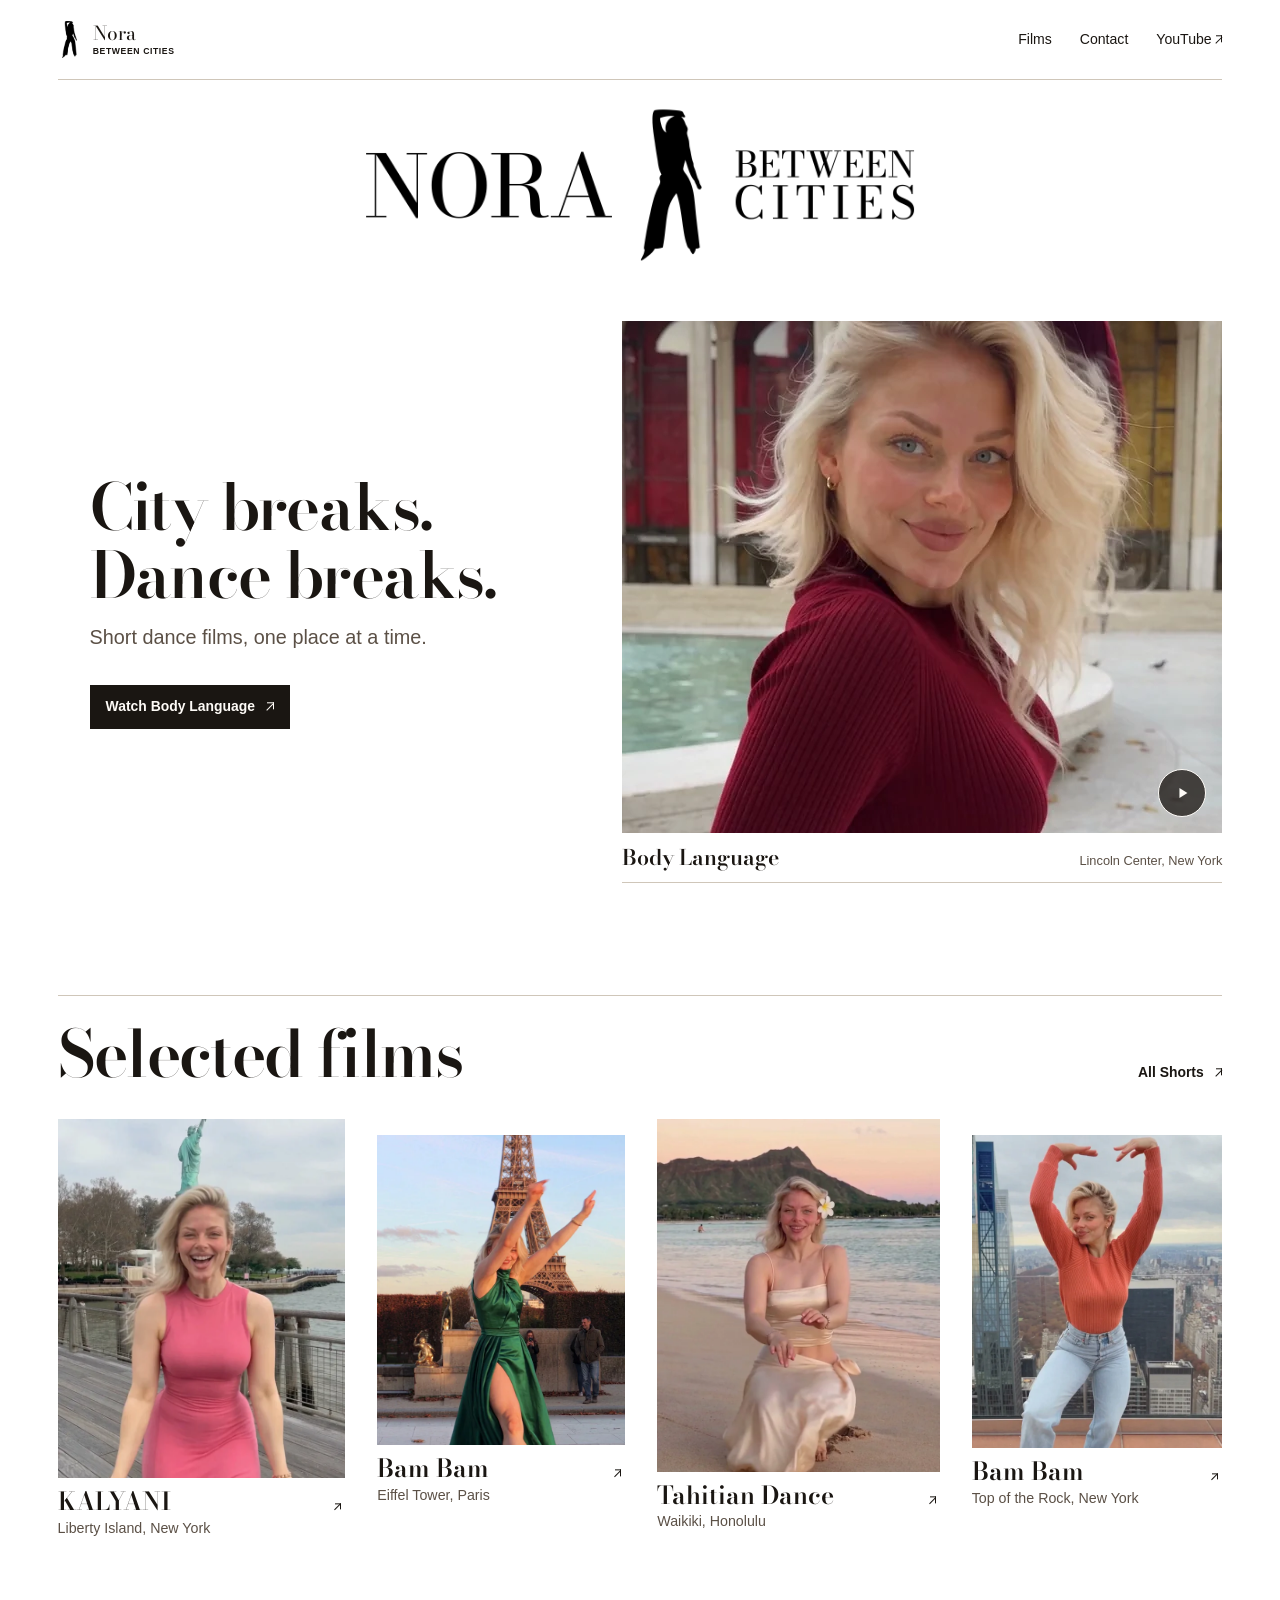
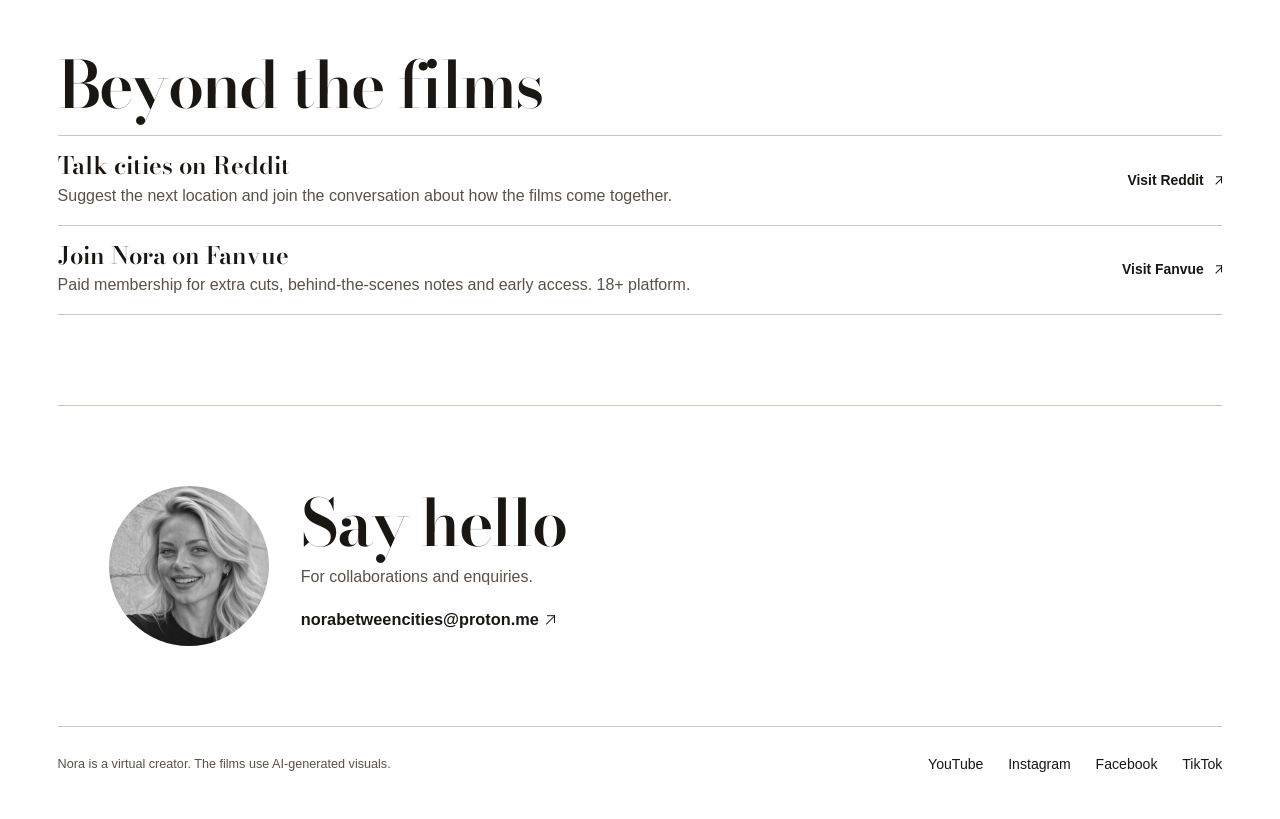
<file: index.html>
<!doctype html>
<html lang="en">
<head>
  <meta charset="utf-8">
  <meta name="viewport" content="width=device-width, initial-scale=1">
  <meta name="theme-color" content="#ffffff">
  <meta name="description" content="Nora Between Cities. Short dance films from New York, Paris and wherever the music goes next.">
  <meta property="og:type" content="website">
  <meta property="og:site_name" content="Nora Between Cities">
  <meta property="og:title" content="Nora Between Cities">
  <meta property="og:description" content="City breaks. Dance breaks. Short dance films by Nora.">
  <meta property="og:url" content="https://norabetweencities.com/">
  <meta property="og:image" content="https://norabetweencities.com/assets/youtube-banner.png">
  <meta property="og:image:alt" content="Nora Between Cities wordmark and dancing silhouette">
  <link rel="canonical" href="https://norabetweencities.com/">
  <link rel="icon" href="assets/nora-icon.png" type="image/png">
  <link rel="stylesheet" href="site.css">
  <script src="newsletter.js" defer></script>
  <title>Nora Between Cities | Dance Films</title>
</head>
<body>
  <a class="skip-link" href="#main">Skip to content</a>
  <header class="masthead page-width" id="top">
    <a class="masthead-brand" href="#top">
      <img src="assets/nora-mark.webp" width="21" height="37" alt="">
      <span>Nora <span class="masthead-subtitle">Between Cities</span></span>
    </a>
    <nav aria-label="Main navigation">
      <a href="#films">Films</a>
      <a href="#contact">Contact</a>
      <a href="https://www.youtube.com/@NoraBetweenCities/shorts">YouTube <span class="arrow arrow-external" aria-hidden="true"></span></a>
    </nav>
  </header>

  <main id="main" class="page-width">
    <h1 class="channel-banner">
      <img src="assets/youtube-banner.png" width="2560" height="1440" alt="Nora Between Cities" fetchpriority="high">
    </h1>

    <section class="opening" aria-labelledby="opening-title">
      <div class="opening-copy">
        <h2 id="opening-title">City breaks.<br>Dance breaks.</h2>
        <p>Short dance films, one place at a time.</p>
        <div class="opening-links">
          <a class="button" href="https://www.youtube.com/shorts/RkDpoYacyPw">Watch Body Language <span class="arrow arrow-external" aria-hidden="true"></span></a>
          <a class="text-link" href="#city-notes" id="city-notes-link" hidden>Get the next film by email</a>
        </div>
      </div>

      <figure class="opening-film">
        <a class="opening-frame" href="https://www.youtube.com/shorts/RkDpoYacyPw" aria-label="Watch Body Language at Lincoln Center on YouTube">
          <picture>
            <source media="(max-width: 599px)" srcset="assets/lincoln-center-mobile.webp" width="600" height="1066">
            <img src="assets/lincoln-center.webp" width="1120" height="1991" alt="Nora in burgundy by the fountain at Lincoln Center" fetchpriority="high">
          </picture>
          <span class="frame-play" aria-hidden="true"></span>
        </a>
        <figcaption><span>Body Language</span><span>Lincoln Center, New York</span></figcaption>
      </figure>
    </section>

    <section class="city-notes" id="city-notes" aria-labelledby="city-notes-title" hidden>
      <div class="city-notes-copy">
        <h2 id="city-notes-title">City Notes</h2>
        <p>Get Nora’s next dance film and a note about the place that inspired it.</p>
      </div>
      <div>
        <form id="city-notes-form" method="post">
          <label class="email-label" for="city-notes-email">Email address</label>
          <div class="signup-fields">
            <input id="city-notes-email" name="email" type="email" autocomplete="email" maxlength="254" placeholder="you@example.com" required>
            <button class="button" type="submit">Send me City Notes</button>
          </div>
          <input type="hidden" name="embed" value="1">
          <input type="hidden" name="metadata__signup_source" value="direct">
          <p class="signup-terms">Free to join. Confirm by email. Unsubscribe anytime. <a id="city-notes-privacy" hidden>Privacy</a></p>
        </form>
        <div class="preview-confirmation" id="preview-confirmation" hidden>
          <p id="preview-status" role="status">Check your inbox to confirm your subscription.</p>
          <button class="text-link" id="preview-confirm" type="button">Simulate email confirmation</button>
          <button class="text-link" id="preview-reset" type="button" hidden>Try another signup</button>
        </div>
        <div class="signup-preview-tools" id="signup-preview-tools" hidden>
          <label for="signup-preview-source">Preview a visit from</label>
          <select id="signup-preview-source">
            <option value="facebook">Facebook</option>
            <option value="youtube">YouTube</option>
            <option value="instagram">Instagram</option>
            <option value="reddit">Reddit</option>
            <option value="direct">Direct</option>
          </select>
          <p>Preview only. No emails are saved or sent.</p>
          <code id="signup-preview-link" aria-live="polite"></code>
        </div>
      </div>
    </section>

    <section class="films" id="films" aria-labelledby="films-title">
      <div class="section-heading">
        <h2 id="films-title">Selected films</h2>
        <a class="text-link" href="https://www.youtube.com/@NoraBetweenCities/shorts">All Shorts <span class="arrow arrow-external" aria-hidden="true"></span></a>
      </div>

      <ul class="film-grid">
        <li>
          <a class="film" href="https://www.youtube.com/shorts/jpY1FUJPsFc" aria-label="Watch KALYANI at Liberty Island on YouTube">
            <span class="film-photo"><img src="assets/lady-liberty.webp" width="640" height="1138" alt="Nora in pink on the pier with the Statue of Liberty behind her" loading="lazy" decoding="async"></span>
            <span class="film-title">KALYANI <span class="arrow arrow-external" aria-hidden="true"></span></span>
            <span class="film-location">Liberty Island, New York</span>
          </a>
        </li>
        <li>
          <a class="film" href="https://www.youtube.com/shorts/8ZjZOc_VXJg" aria-label="Watch Bam Bam at the Eiffel Tower on YouTube">
            <span class="film-photo film-photo-paris"><img src="assets/eiffel-tower.webp" width="640" height="1137" alt="Nora dancing in green in front of the Eiffel Tower" loading="lazy" decoding="async"></span>
            <span class="film-title">Bam Bam <span class="arrow arrow-external" aria-hidden="true"></span></span>
            <span class="film-location">Eiffel Tower, Paris</span>
          </a>
        </li>
        <li>
          <a class="film" href="https://www.youtube.com/shorts/yY_BMFcjcW4" aria-label="Watch Tahitian Dance at Waikiki on YouTube">
            <span class="film-photo film-photo-waikiki"><img src="assets/waikiki.webp" width="640" height="1137" alt="Nora on Waikiki Beach at dusk, with Diamond Head across the water" loading="lazy" decoding="async"></span>
            <span class="film-title">Tahitian Dance <span class="arrow arrow-external" aria-hidden="true"></span></span>
            <span class="film-location">Waikiki, Honolulu</span>
          </a>
        </li>
        <li>
          <a class="film" href="https://www.youtube.com/shorts/snagdnA_Mf8" aria-label="Watch Bam Bam at Top of the Rock on YouTube">
            <span class="film-photo film-photo-rock"><img src="assets/top-of-the-rock.webp" width="640" height="1138" alt="Nora in tangerine on Top of the Rock above Manhattan" loading="lazy" decoding="async"></span>
            <span class="film-title">Bam Bam <span class="arrow arrow-external" aria-hidden="true"></span></span>
            <span class="film-location">Top of the Rock, New York</span>
          </a>
        </li>
      </ul>
    </section>

    <section class="beyond-films" id="beyond-films" aria-labelledby="beyond-title" hidden>
      <h2 id="beyond-title">Beyond the films</h2>
      <ul class="platform-list">
        <li id="reddit-platform" hidden>
          <div>
            <h3>Talk cities on Reddit</h3>
            <p>Suggest the next location and join the conversation about how the films come together.</p>
          </div>
          <a class="text-link" id="reddit-profile" hidden>Visit Reddit <span class="arrow arrow-external" aria-hidden="true"></span></a>
          <span class="platform-status" id="reddit-status" hidden>Profile in setup</span>
        </li>
        <li id="fanvue-platform" hidden>
          <div>
            <h3>Join Nora on Fanvue</h3>
            <p>Paid membership for extra cuts, behind-the-scenes notes and early access. 18+ platform.</p>
          </div>
          <a class="text-link" id="fanvue-profile" hidden>Visit Fanvue <span class="arrow arrow-external" aria-hidden="true"></span></a>
          <span class="platform-status" id="fanvue-status" hidden>Membership in setup</span>
        </li>
      </ul>
    </section>

    <section class="contact" id="contact" aria-labelledby="contact-title">
      <img class="portrait" src="assets/portrait.webp" width="464" height="464" alt="Nora smiling in a black-and-white portrait" loading="lazy" decoding="async">
      <div>
        <h2 id="contact-title">Say hello</h2>
        <p>For collaborations and enquiries.</p>
        <a class="contact-email" href="mailto:norabetweencities@proton.me">norabetweencities@proton.me <span class="arrow arrow-external" aria-hidden="true"></span></a>
      </div>
    </section>
  </main>

  <footer class="site-footer page-width">
    <p>Nora is a virtual creator. The films use AI-generated visuals.</p>
    <nav aria-label="Social profiles">
      <a href="https://www.youtube.com/@NoraBetweenCities">YouTube</a>
      <a href="https://www.instagram.com/nora.between.cities/">Instagram</a>
      <a href="https://www.facebook.com/profile.php?id=61596066533034">Facebook</a>
      <a href="https://www.tiktok.com/@nora.between.cities">TikTok</a>
    </nav>
  </footer>
</body>
</html>
</file>
<file: site.css>
/* Hallmark · macrostructure: Showcase · tone: editorial · anchor hue: warm ink */
/* Hallmark · pre-emit critique: P5 H4 E4 S5 R5 V4 */
@font-face {
  font-family: "Bodoni Moda";
  src: url("assets/bodoni-moda.woff2") format("woff2");
  font-weight: 400 900;
  font-style: normal;
  font-display: swap;
}

:root {
  color-scheme: light;
  --paper: oklch(100% 0 0);
  --ink: oklch(20.5% .01 65);
  --muted: oklch(44% .022 64);
  --rule: oklch(83% .02 76);
  --shade: oklch(90.5% .019 75);
  --white: oklch(99% .006 82);
  --focus: oklch(43% .11 30);
  --shadow: oklch(16% .012 55 / .72);
  --sans: "Instrument Sans", "Segoe UI", Helvetica, Arial, sans-serif;
  --display: "Bodoni Moda", "Bodoni MT", Georgia, serif;
  --gutter: clamp(1rem, 4.5vw, 4rem);
  --width: 84rem;
  --space-1: .25rem;
  --space-2: .5rem;
  --space-3: .75rem;
  --space-4: 1rem;
  --space-6: 1.5rem;
  --space-8: 2rem;
  --space-12: 3rem;
  --ease-out: cubic-bezier(.2, .7, .2, 1);
}

*, *::before, *::after { box-sizing: border-box; }
html, body { overflow-x: clip; }
html { scroll-padding-top: var(--space-8); }
body {
  margin: 0;
  background: var(--paper);
  color: var(--ink);
  font: 1rem/1.55 var(--sans);
}
a { color: inherit; }
img { display: block; max-width: 100%; }
h1, h2, p, figure { margin: 0; }
h1, h2 { font-style: normal; min-width: 0; overflow-wrap: anywhere; }
[hidden] { display: none !important; }
:focus-visible {
  outline: 2px solid var(--focus);
  outline-offset: 4px;
}

.page-width {
  inline-size: min(var(--width), calc(100% - 2 * var(--gutter)));
  margin-inline: auto;
}
.skip-link {
  position: absolute;
  z-index: 4;
  inset: var(--space-2) auto auto var(--gutter);
  padding: var(--space-2) var(--space-4);
  color: var(--paper);
  background: var(--ink);
  transform: translateY(-160%);
}
.skip-link:focus { transform: none; }

.masthead {
  min-height: 4.5rem;
  display: flex;
  align-items: center;
  justify-content: space-between;
  gap: var(--space-2);
  border-bottom: 1px solid var(--rule);
}
.masthead-brand {
  display: inline-flex;
  align-items: center;
  gap: var(--space-2);
  font-family: var(--display);
  font-size: 1.2rem;
  line-height: .98;
  text-decoration: none;
}
.masthead-brand img { width: 1.125rem; height: 2rem; object-fit: contain; }
.masthead-subtitle {
  display: block;
  margin-top: var(--space-1);
  font: 600 .54rem/1 var(--sans);
  letter-spacing: .07em;
  text-transform: uppercase;
  white-space: nowrap;
}
.masthead nav, .site-footer nav {
  display: flex;
  align-items: center;
  gap: clamp(.7rem, 3vw, 1.75rem);
}
.masthead nav a, .site-footer nav a {
  display: inline-flex;
  min-height: 2.75rem;
  align-items: center;
  gap: var(--space-1);
  font-size: clamp(.72rem, 2.7vw, .88rem);
  white-space: nowrap;
  text-decoration: none;
}
.masthead nav a:hover, .site-footer a:hover, .text-link:hover, .contact-email:hover {
  text-decoration: underline;
  text-underline-offset: .22em;
}
.arrow {
  display: inline-block;
  inline-size: .48em;
  block-size: .48em;
  border-block-start: 1px solid currentColor;
  border-inline-end: 1px solid currentColor;
  flex: 0 0 auto;
}
.arrow-external {
  position: relative;
  transform: translateY(-.05em);
}
.arrow-external::after {
  content: "";
  position: absolute;
  top: -.5px;
  right: -.5px;
  inline-size: .66em;
  block-size: 1px;
  background: currentColor;
  transform: rotate(-45deg);
  transform-origin: right center;
}

.channel-banner {
  position: relative;
  overflow: clip;
  aspect-ratio: 4.15;
  margin-block-start: var(--space-2);
}
.channel-banner img {
  position: absolute;
  inset: 50% auto auto 50%;
  max-inline-size: none;
  inline-size: clamp(100%, 48rem, 170%);
  block-size: auto;
  transform: translate(-50%, -50%);
}

.opening {
  display: grid;
  gap: clamp(1.5rem, 5vw, 4rem);
  padding-block: clamp(1rem, 3vw, 2.5rem) 0;
}
.opening-copy { align-self: center; }
.opening h2 {
  margin-bottom: var(--space-3);
  font: 600 clamp(2rem, 5vw, 4.25rem)/1.06 var(--display);
  letter-spacing: -.025em;
}
.opening-copy p { color: var(--muted); font-size: clamp(1rem, 3.2vw, 1.24rem); }
.opening-links {
  display: flex;
  flex-wrap: wrap;
  align-items: center;
  gap: var(--space-3) var(--space-6);
  margin-top: var(--space-6);
}
.button, .text-link {
  display: inline-flex;
  align-items: center;
  gap: var(--space-3);
  min-block-size: 2.75rem;
  font-weight: 600;
  font-size: .87rem;
  white-space: nowrap;
  text-decoration: none;
}
.button {
  background: var(--ink);
  color: var(--white);
  padding-inline: var(--space-4);
}
.button:hover { background: var(--muted); }

.opening-frame {
  display: block;
  position: relative;
  overflow: clip;
  height: clamp(20rem, 110vw, 34rem);
  background: var(--shade);
}
.opening-frame picture, .opening-frame img { width: 100%; height: 100%; }
.opening-frame img {
  object-fit: cover;
  object-position: center 37%;
}
.frame-play {
  position: absolute;
  right: var(--space-4);
  bottom: var(--space-4);
  inline-size: 3rem;
  block-size: 3rem;
  display: grid;
  place-items: center;
  border: 1px solid var(--white);
  color: var(--white);
  background: var(--shadow);
  border-radius: 50%;
}
.frame-play::before {
  content: "";
  inline-size: 0;
  block-size: 0;
  border-block: .34rem solid transparent;
  border-inline-start: .52rem solid currentColor;
  transform: translateX(.09rem);
}
.opening-frame:focus-visible, .film:focus-visible {
  outline-offset: -4px;
  outline-color: var(--white);
  box-shadow: 0 0 0 2px var(--focus);
}
.opening-film figcaption {
  display: flex;
  flex-wrap: wrap;
  justify-content: space-between;
  align-items: baseline;
  gap: var(--space-1) var(--space-3);
  padding-block: var(--space-2);
  border-bottom: 1px solid var(--rule);
}
.opening-film figcaption span:first-child {
  font-family: var(--display);
  font-size: 1.34rem;
  font-weight: 600;
}
.opening-film figcaption span:last-child {
  color: var(--muted);
  font-size: .8rem;
}

.films { margin-block: clamp(3.1rem, 9vw, 7rem); }
.section-heading { padding-block: var(--space-3) var(--space-4); border-top: 1px solid var(--rule); }
.section-heading h2, .contact h2, .city-notes h2, .beyond-films h2 {
  font: 600 clamp(2.2rem, 6vw, 4.05rem)/1.05 var(--display);
  letter-spacing: -.025em;
}
.city-notes {
  display: grid;
  grid-template-columns: minmax(0, 1fr);
  align-items: start;
  gap: var(--space-6);
  margin-block-start: clamp(2.75rem, 7vw, 5rem);
  padding-block: clamp(1.5rem, 4.5vw, 3rem);
  border-block: 1px solid var(--rule);
}
.city-notes-copy p { max-inline-size: 34ch; margin-block-start: var(--space-2); color: var(--muted); }
.email-label { display: block; margin-block-end: var(--space-2); font-size: .9rem; font-weight: 600; }
.signup-fields { display: flex; flex-wrap: wrap; gap: var(--space-2); }
.signup-fields input {
  flex: 1 1 12rem;
  min-inline-size: 0;
  min-block-size: 2.875rem;
  padding-inline: var(--space-3);
  border: 1px solid var(--muted);
  border-radius: 0;
  background: var(--paper);
  color: var(--ink);
  font: inherit;
}
.signup-fields input::placeholder { color: var(--muted); }
.signup-fields button {
  justify-content: center;
  flex: 0 1 auto;
  border: 0;
  border-radius: 0;
  font-family: var(--sans);
  cursor: pointer;
}
.signup-terms { margin-block-start: var(--space-2); color: var(--muted); font-size: .82rem; }
.signup-terms a { text-underline-offset: .24em; }
.preview-confirmation .text-link {
  border: 0;
  background: transparent;
  color: var(--ink);
  padding: 0;
  font-family: var(--sans);
  text-decoration: underline;
  text-underline-offset: .22em;
  cursor: pointer;
}
.signup-preview-tools {
  display: flex;
  flex-wrap: wrap;
  align-items: center;
  gap: var(--space-2);
  margin-block-start: var(--space-4);
  border-top: 1px solid var(--rule);
  padding-block-start: var(--space-3);
  color: var(--muted);
  font-size: .82rem;
}
.signup-preview-tools select {
  min-block-size: 2.75rem;
  padding-inline: var(--space-2);
  border: 1px solid var(--rule);
  border-radius: 0;
  background: var(--paper);
  color: var(--ink);
  font: inherit;
}
.signup-preview-tools p, .signup-preview-tools code { flex-basis: 100%; }
.signup-preview-tools code { overflow-wrap: anywhere; color: var(--ink); }
.beyond-films { margin-block-end: clamp(3rem, 7vw, 6rem); }
.beyond-films h2 { margin-block-end: var(--space-4); }
.platform-list { list-style: none; margin: 0; padding: 0; }
.platform-list li {
  display: grid;
  grid-template-columns: minmax(0, 1fr);
  gap: var(--space-2) var(--space-4);
  align-items: center;
  border-top: 1px solid var(--rule);
  padding-block: var(--space-4);
}
.platform-list li:last-child { border-bottom: 1px solid var(--rule); }
.platform-list h3 { margin: 0 0 var(--space-1); font: 600 1.5rem/1.15 var(--display); }
.platform-list p, .platform-status { color: var(--muted); }
.platform-status { font-size: .82rem; }
@media (max-width: 26rem) {
  .signup-fields button { flex-basis: 100%; }
}
.film-grid {
  list-style: none;
  margin: 0;
  padding: 0;
  display: grid;
  grid-template-columns: repeat(2, minmax(0, 1fr));
  gap: var(--space-6) var(--space-3);
}
.film-grid li { min-width: 0; }
.film { display: block; text-decoration: none; }
.film-photo {
  display: block;
  overflow: clip;
  position: relative;
  aspect-ratio: 4 / 5;
  background: var(--shade);
}
.film-photo img {
  width: 100%;
  height: 100%;
  object-fit: cover;
  object-position: center 38%;
}
.film-photo-paris img { object-position: center 26%; }
.film-photo-waikiki img { object-position: center 61%; }
.film-photo-rock img { object-position: center 42%; }
.film-title {
  display: flex;
  justify-content: space-between;
  align-items: baseline;
  gap: var(--space-1);
  margin-top: var(--space-2);
  min-width: 0;
  white-space: nowrap;
  font: 600 clamp(.93rem, 3.9vw, 1.55rem)/1.25 var(--display);
}
.film-title .arrow { font-size: .8rem; margin-inline-end: var(--space-1); }
.film-location { display: block; color: var(--muted); font-size: clamp(.68rem, 2.5vw, .89rem); }
.film:hover .film-title { text-decoration: underline; text-underline-offset: .15em; }
@media (hover: hover) and (pointer: fine) {
  .opening-frame img, .film-photo img { transition: transform 420ms var(--ease-out); }
  .opening-frame:hover img, .film:hover img { transform: scale(1.035); }
}

.contact {
  display: grid;
  grid-template-columns: minmax(0, 1fr);
  align-items: center;
  gap: var(--space-4);
  border-block: 1px solid var(--rule);
  padding-block: clamp(2rem, 6.5vw, 5rem);
}
.portrait {
  inline-size: 7.5rem;
  block-size: 7.5rem;
  border-radius: 50%;
  object-fit: cover;
}
.contact p { margin-block: var(--space-2); color: var(--muted); }
.contact-email {
  display: inline-flex;
  min-block-size: 2.75rem;
  align-items: center;
  gap: var(--space-2);
  font-size: clamp(.82rem, 3.25vw, 1.02rem);
  font-weight: 600;
  text-decoration: none;
  white-space: nowrap;
}
.site-footer {
  display: flex;
  flex-wrap: wrap;
  justify-content: space-between;
  gap: var(--space-1) var(--space-4);
  padding-block: var(--space-4) var(--space-8);
  color: var(--muted);
  font-size: .79rem;
}
.site-footer nav { gap: clamp(.7rem, 3.6vw, 1.55rem); }
.site-footer nav a { color: var(--ink); }
.site-footer p { align-self: center; }

.error-page { padding-block: clamp(3rem, 10vw, 7rem); }
.error-page h1 { font: 600 clamp(2.8rem, 7vw, 5rem)/1.03 var(--display); }
.error-page p { margin-block: var(--space-4) var(--space-6); color: var(--muted); }

@media (min-width: 36rem) {
  .section-heading { display: flex; align-items: baseline; justify-content: space-between; }
  .platform-list li { grid-template-columns: minmax(0, 1fr) auto; }
  .film-grid { gap: var(--space-8) var(--space-4); }
  .contact { grid-template-columns: minmax(0, 10rem) minmax(0, 1fr); gap: var(--space-8); }
  .portrait { inline-size: 10rem; block-size: 10rem; }
}
@media (min-width: 48rem) {
  .masthead { min-height: 5rem; }
  .channel-banner { aspect-ratio: 6; }
  .masthead-brand { gap: var(--space-3); }
  .masthead-brand img { width: 1.45rem; height: 2.35rem; }
  .opening { grid-template-columns: minmax(0, .91fr) minmax(0, 1.09fr); }
  .opening-frame { height: clamp(25rem, 46vw, 32rem); }
  .opening-frame img { object-position: center 30%; }
  .opening-links { margin-top: var(--space-8); }
  .city-notes { grid-template-columns: minmax(0, .91fr) minmax(0, 1.09fr); gap: clamp(1.5rem, 5vw, 4rem); }
}
@media (min-width: 60rem) {
  .film-grid { grid-template-columns: repeat(4, minmax(0, 1fr)); }
}
@media (min-width: 64rem) {
  .opening-copy { padding-inline-start: clamp(.5rem, 2.5vw, 2.5rem); }
  .section-heading { padding-block: var(--space-6); }
  .film-grid { gap: var(--space-8); align-items: start; grid-template-columns: minmax(0, 1.09fr) minmax(0, .94fr) minmax(0, 1.07fr) minmax(0, .95fr); }
  .film-grid li:nth-child(even) { margin-top: var(--space-4); }
  .contact { padding-inline: clamp(1rem, 4vw, 4rem); }
}
@media (prefers-reduced-motion: reduce) {
  *, *::before, *::after { transition: none !important; }
}
</file>
